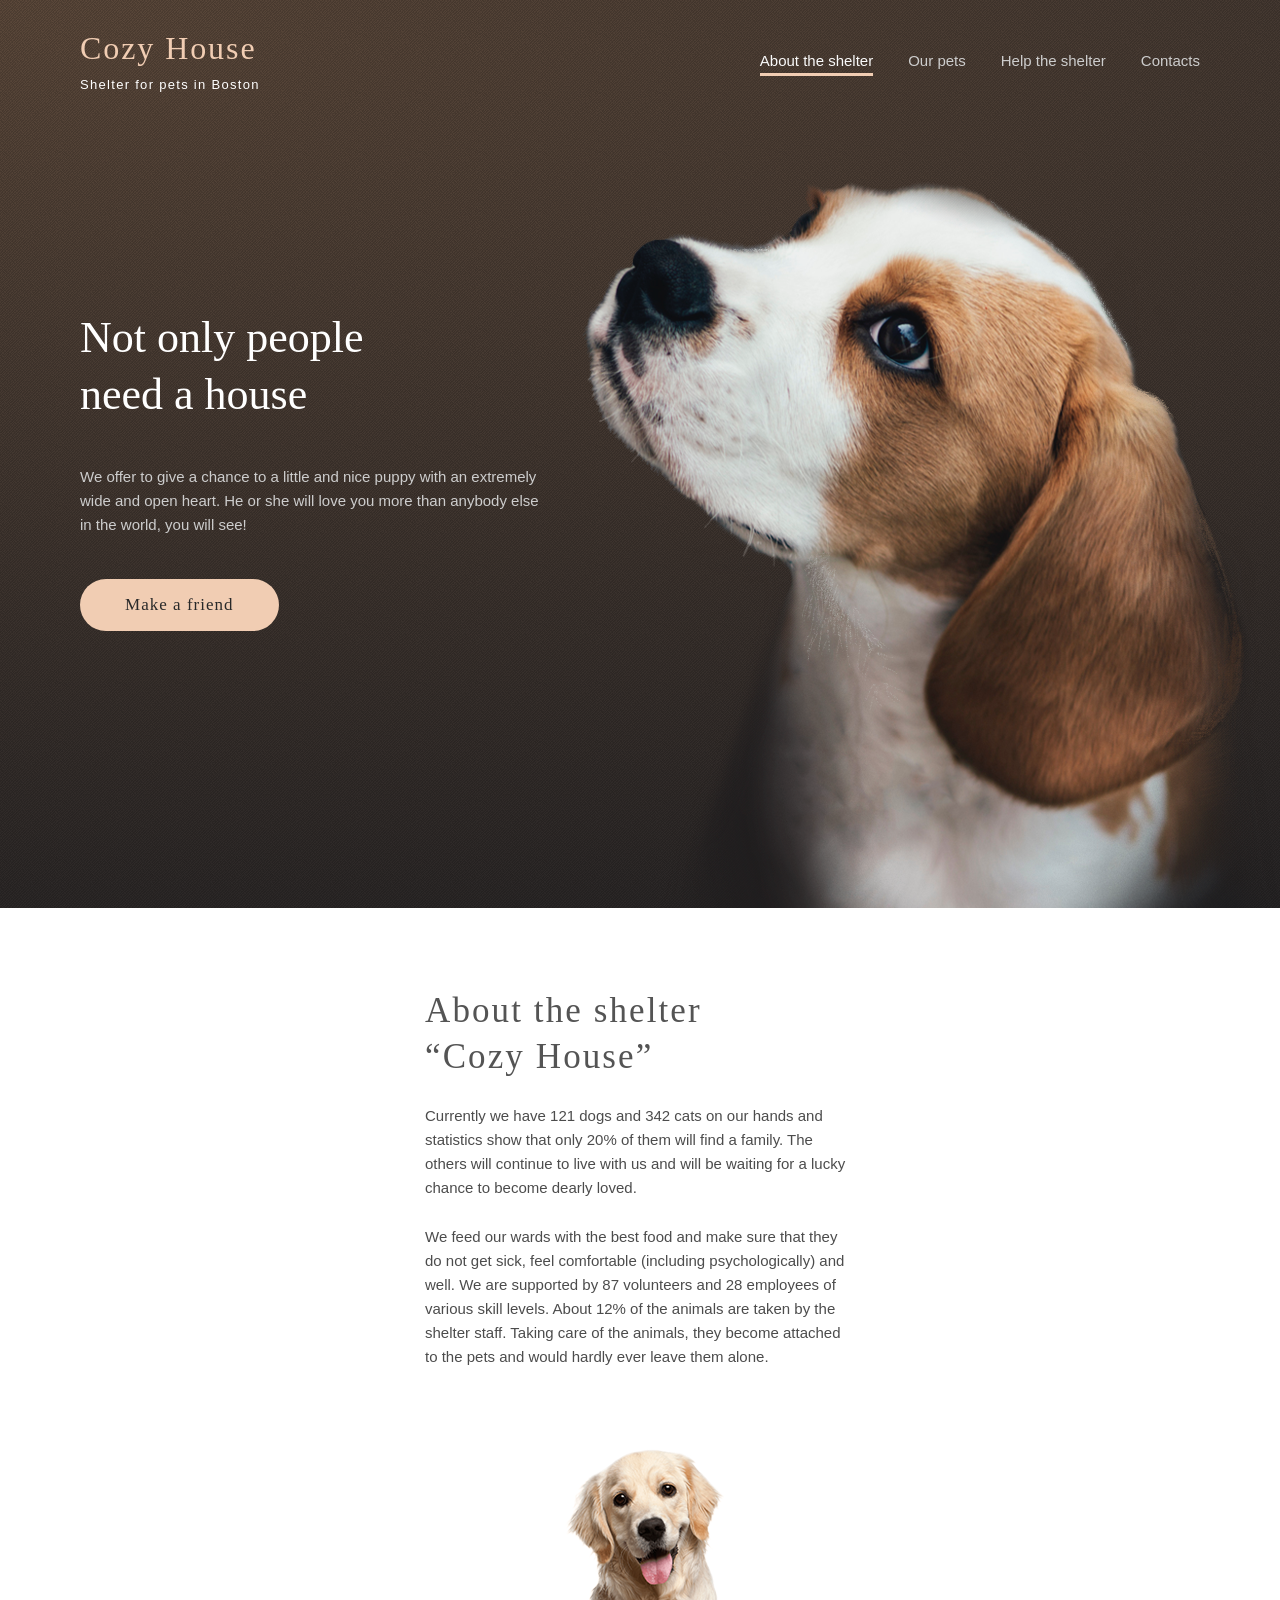
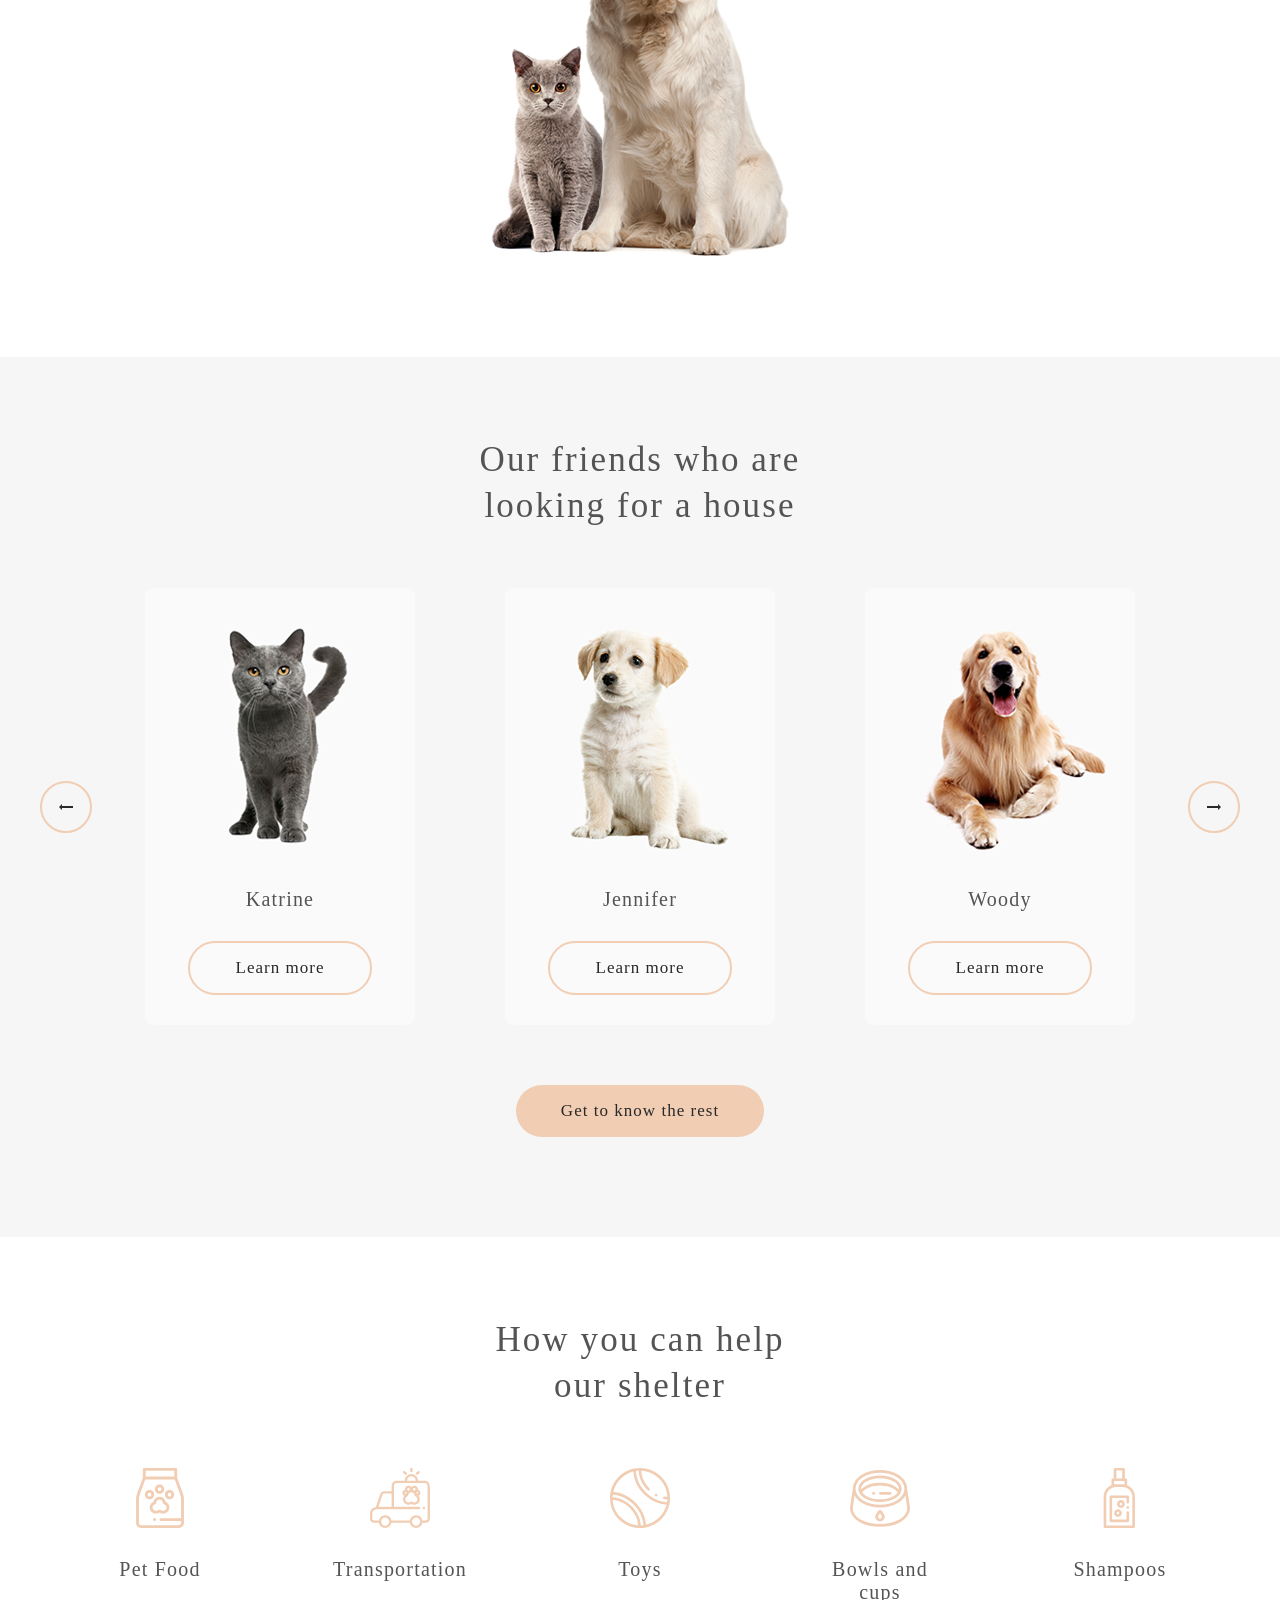
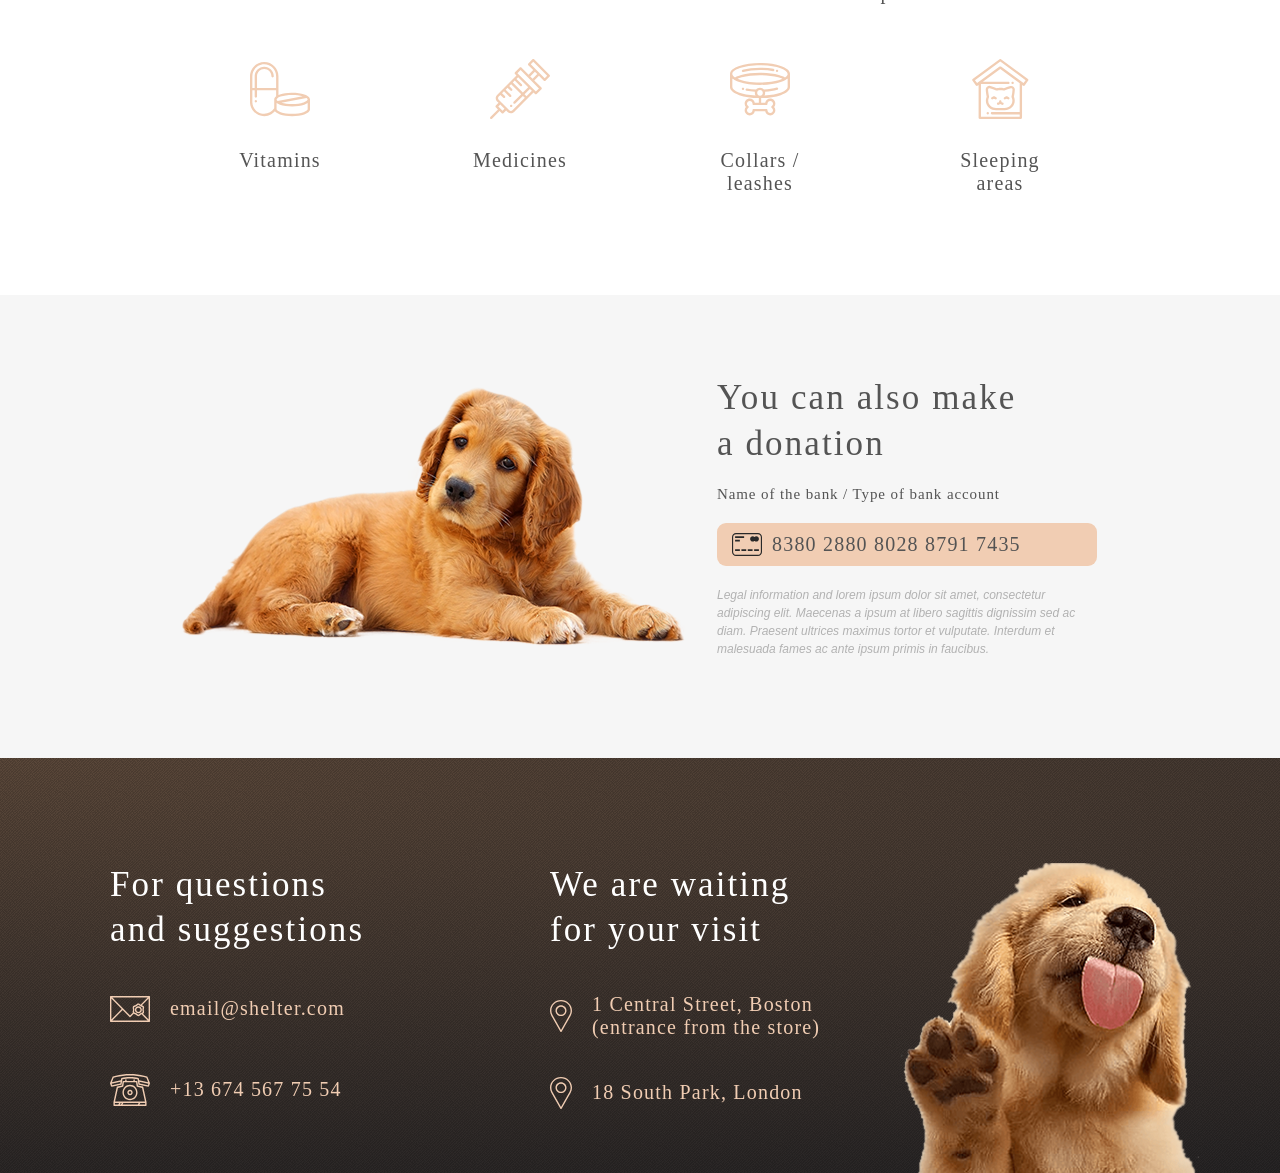
<file: index.html>
<!DOCTYPE html>
 <html lang="en">
 <head>
    <meta charset="UTF-8">
    <meta name="viewport" content="width=device-width, initial-scale=1.0">
    <title>Shelter</title>

    <link rel="stylesheet" href="style.css">
 </head>
 
 <body>
    <section class="start-screen">
        <header class="header">
            <div class="container header-inner">
                <div class="logo">
                    <a href="#" class="logo-title">Cozy House</a>
                    <p class="logo-subtitle">Shelter for pets in Boston</p>
                </div>

            <nav class="nav">
                <!-- скрытый переключатель -->
                <input class="burger-toggle" type="checkbox" id="burger-toggle">

                <!-- кнопка-бургер (label кликает по checkbox) -->
                 <label class="burger" for="burger-toggle" aria-label="Open menu">
                    <span class="burger-line"></span>
                 </label>

                 <!-- затемнение (клик = закрыть) -->
                <label class="overlay" for="burger-toggle"></label>

                <!-- выезжающее меню -->
                 <div class="menu">
                    <ul class="nav-list">
                        <li><a href="#" class="nav-link link-active">About the shelter</a></li>
                        <li><a href="our-pets.html" class="nav-link">Our pets</a></li>
                        <li><a href="#" class="nav-link">Help the shelter</a></li>
                        <li><a href="#" class="nav-link">Contacts</a></li>
                    </ul>
                </div>
            </nav>
                
            </div>
        </header>

        <div class="hero">
            <div class="container start-screen-content">
                <div class="hero-content">
                    <h1 class="hero-title">Not only people<br>
                    need a house</h1>
                    <p class="hero-text">We offer to give a chance to a little and nice puppy with an extremely wide and open heart. He or she will love you more than anybody else in the world, you will see!</p>

                    <a href="our-pets.html" class="hero-button">Make a friend</a>
                </div>

                <img src="start-screen-puppy.png" alt="Puppy" class="hero-image">

            </div>
        </div>
    </section>

    <main>
        <section class="about">
            <div class="container">
                <div class="about-content">
                    <div class="content">
                        <h2 class="about-title text">About the shelter “Cozy House”</h2>
                    <p class="about-text text">Currently we have 121 dogs and 342 cats on our hands and
                        statistics show that only 20% of them will find a family. The
                        others will continue to live with us and will be waiting for a lucky
                        chance to become dearly loved.</p>
                    <p class="about-text text">We feed our wards with the best food and make sure that they
                        do not get sick, feel comfortable (including psychologically) and
                        well. We are supported by 87 volunteers and 28 employees of
                        various skill levels. About 12% of the animals are taken by the
                        shelter staff. Taking care of the animals, they become attached
                        to the pets and would hardly ever leave them alone.</p>
                    </div>
                    
                <img src="about-pets.png" alt="Dog" class="about-image">
                </div>
                
                
            </div>
        </section>
        <section class="pets">
            <div class="container">
                <div class="pets-content">
                    <h2 class="pets-title">Our friends who are looking for a house</h2>
                    <div class="slider">
                        <button class="arrow-button"><img src="Arrow.svg" alt="arrow-back"></button>
                        <div class="pets-cards">
                            <div class="card">
                                <img src="pets-katrine.png" alt="Katrine Dog" class="pets-image">
                                <p class="pets-text">Katrine</p>
                                <a href="#" class="card-button">Learn more</a>
                            </div>
                            <div class="card card-hide-mobile">
                                <img src="pets-jennifer.png" alt="Jennifer Dog" class="pets-image">
                                <p class="pets-text">Jennifer</p>
                                <a href="#" class="card-button">Learn more</a>
                            </div>
                            <div class="card card-hide-mobile">
                                <img src="pets-woody.png" alt="Woody Dog" class="pets-image">
                                <p class="pets-text">Woody</p>
                                <a href="#" class="card-button">Learn more</a>
                            </div>
                        </div>
                        <button class="arrow-button"><img src="Arrow-next.svg" alt="arrow-next"></button>
                    </div>
                    <a href="our-pets.html" class="pets-button">Get to know the rest</a>
                </div>

            </div>
        </section>

        <section class="help">
            <div class="container">
                <div class="help-content">
                    <h2 class="help-title">How you can help our shelter</h2>
                    <div class="help-list">
                        <div class="help-item">
                            <img src="icon-pet-food.svg" alt="Pet Food" class="item">
                            <p class="item-text">Pet Food</p>
                        </div>
                        <div class="help-item">
                            <img src="transportation.svg" alt="Transportation" class="item">
                            <p class="item-text">Transportation</p>
                        </div>
                        <div class="help-item">
                            <img src="icon-toys.svg" alt="Toys" class="item">
                            <p class="item-text">Toys</p>
                        </div>
                        <div class="help-item">
                            <img src="icon-bowls-and-cups.svg" alt="Bowls and cups" class="item">
                            <p class="item-text">Bowls and cups</p>
                        </div>
                        <div class="help-item">
                            <img src="icon-shampoos.svg" alt="Shampoos" class="item">
                            <p class="item-text">Shampoos</p>
                        </div>
                        <div class="help-item">
                            <img src="icon-vitamins.svg" alt="Vitamins" class="item">
                            <p class="item-text">Vitamins</p>
                        </div>
                        <div class="help-item">
                            <img src="icon-medicines.svg" alt="Medicines" class="item">
                            <p class="item-text">Medicines</p>
                        </div>
                        <div class="help-item">
                            <img src="icon-collars-leashes.svg" alt="Collars / leashes" class="item">
                            <p class="item-text">Collars / leashes</p>
                        </div>
                        <div class="help-item">
                            <img src="icon-sleeping-area.svg" alt="Sleeping areas" class="item">
                            <p class="item-text">Sleeping areas</p>
                        </div>
                    </div>
                </div>
            </div>
        </section>
        <section class="donation">
            <div class="container">
                <div class="donation-content">
                    <h2 class="donation-title">You can also make a donation</h2>
                    <p class="donation-subtitle">Name of the bank / Type of bank account</p>
                    <div class="credit-card">
                        <img src="credit-card.svg" alt="Credit Card" class="credit-card-icon">
                        <p class="credit-card-text">8380 2880 8028 8791 7435</p>
                    </div>
                    <p class="donation-text">Legal information and lorem ipsum dolor sit amet, consectetur
                        adipiscing elit. Maecenas a ipsum at libero sagittis dignissim sed ac
                        diam. Praesent ultrices maximus tortor et vulputate. Interdum et
                        malesuada fames ac ante ipsum primis in faucibus.</p>
                </div>
                <img src="donation-dog.png" alt="Dog" class="donation-image">
            </div>
        </section>
    </main>

    <footer class="footer-pets">
        <div class="container">
            <div class="footer-content">
                <div class="contacts">
                    <h2 class="footer-title">For questions and suggestions</h2>
                    <div class="email">
                        <img src="icon-email.svg" alt="Email" class="email-icon">
                        <p class="footer-text">email@shelter.com</p>
                    </div>
                    <div class="phone">
                        <img src="icon-phone.svg" alt="Phone" class="phone-icon">
                        <p class="footer-text">+13 674 567 75 54</p>
                    </div>
                </div>
                <div class="location">
                    <h2 class="footer-title">We are waiting for your visit</h2>
                    <div class="pin">
                        <img src="icon-marker.svg" alt="Pin" class="pin-icon">
                        <p class="footer-text">1 Central Street, Boston (entrance from the store)</p>
                    </div>
                    <div class="pin">
                        <img src="icon-marker.svg" alt="Pin" class="pin-icon">
                        <p class="footer-text">18 South Park, London </p>
                    </div>
                </div>
            </div>
            <img src="footer-puppy.png" alt="Puppy" class="footer-image">
        </div>
    </footer>

 </body>
 </html>
</file>
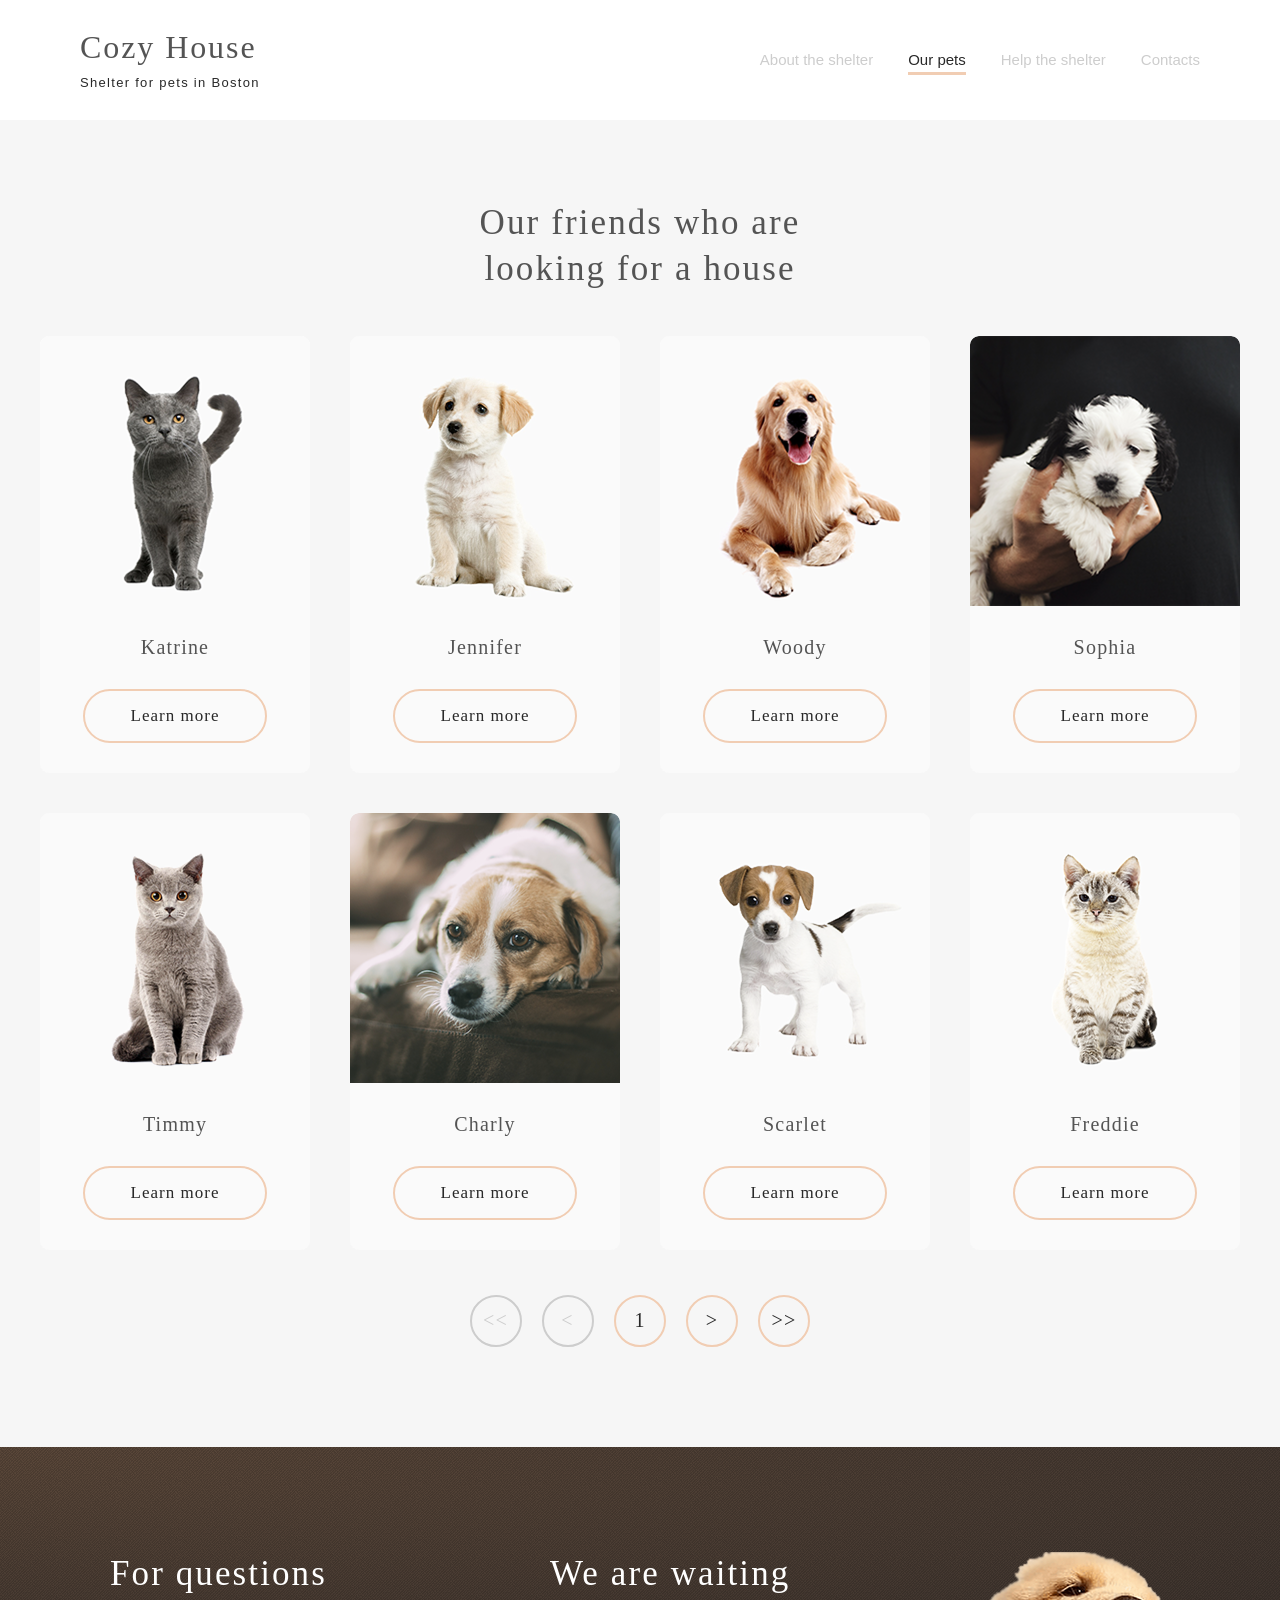
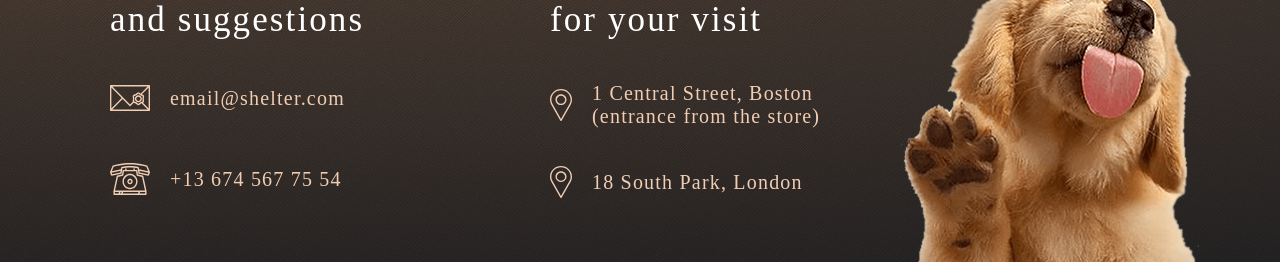
<file: our-pets.html>
<!DOCTYPE html>
<html lang="en">
<head>
    <meta charset="UTF-8">
    <meta name="viewport" content="width=device-width, initial-scale=1.0">
    <title>Our Pets</title>

    <link rel="stylesheet" href="style.css">
</head>
<body>
    <header class="header-our-pets">
            <div class="container header-inner-pets">
                <div class="logo">
                    <a href="index.html" class="logo-title-pets">Cozy House</a>
                    <p class="logo-subtitle-pets">Shelter for pets in Boston</p>
                </div>

            <nav class="nav">
                <!-- скрытый переключатель -->
                <input class="burger-toggle" type="checkbox" id="burger-toggle">

                <!-- кнопка-бургер (label кликает по checkbox) -->
                 <label class="burger" for="burger-toggle" aria-label="Open menu">
                    <span class="burger-line"></span>
                 </label>

                 <!-- затемнение (клик = закрыть) -->
                <label class="overlay" for="burger-toggle"></label>

                <!-- выезжающее меню -->
                 <div class="menu">
                    <ul class="nav-list">
                        <li><a href="index.html" class="nav-link-pets">About the shelter</a></li>
                        <li><a href="our-pets.html" class="nav-link-pets link-active-pets">Our pets</a></li>
                        <li><a href="#" class="nav-link-pets">Help the shelter</a></li>
                        <li><a href="#" class="nav-link-pets">Contacts</a></li>
                    </ul>
                </div>
            </nav>
                
            </div>
        </header>
    <main>
        <section class="pets">
            <div class="container">
                <div class="our-pets-content">
                    <h2 class="pets-title">Our friends who are looking for a house</h2>
                    <div class="our-pets-cards">
                            <div class="card">
                                <img src="pets-katrine.png" alt="Katrine cat" class="pets-image">
                                <p class="pets-text">Katrine</p>
                                <a href="#" class="card-button">Learn more</a>
                            </div>
                            <div class="card card-hide-mobile">
                                <img src="pets-jennifer.png" alt="Jennifer Dog" class="pets-image">
                                <p class="pets-text">Jennifer</p>
                                <a href="#" class="card-button">Learn more</a>
                            </div>
                            <div class="card card-hide-mobile">
                                <img src="pets-woody.png" alt="Woody Dog" class="pets-image">
                                <p class="pets-text">Woody</p>
                                <a href="#" class="card-button">Learn more</a>
                            </div>
                            <div class="card card-hide-mobile">
                                <img src="pets-katrine-1.png" alt="Sophia Dog" class="pets-image">
                                <p class="pets-text">Sophia</p>
                                <a href="#" class="card-button">Learn more</a>
                            </div>
                            <div class="card card-hide-mobile">
                                <img src="pets-timmy.png" alt="Timmy cat" class="pets-image">
                                <p class="pets-text">Timmy</p>
                                <a href="#" class="card-button">Learn more</a>
                            </div>
                            <div class="card card-hide-mobile">
                                <img src="pets-charly.png" alt="Charly Dog" class="pets-image">
                                <p class="pets-text">Charly</p>
                                <a href="#" class="card-button">Learn more</a>
                            </div>
                            <div class="card card-hide-mobile">
                                <img src="pets-scarlet.png" alt="Scarlet Dog" class="pets-image">
                                <p class="pets-text">Scarlet</p>
                                <a href="#" class="card-button">Learn more</a>
                            </div>
                            <div class="card card-hide-mobile">
                                <img src="pets-katrine-2.png" alt="Woody Dog" class="pets-image">
                                <p class="pets-text">Freddie</p>
                                <a href="#" class="card-button">Learn more</a>
                            </div>
                        </div>
                        <div class="navigate-arrow">
                            <button class="arrow-button-back">&lt;&lt;</button>
                            <button class="arrow-button-back">&lt;</button>
                            <button class="arrow-button-page">1</button>
                            <button class="arrow-button-next">></button>
                            <button class="arrow-button-next">>></button>
                            
                            
                            
                        </div>
                </div>
            </div>
        </section>
    </main>

    <footer class="footer-pets">
        <div class="container">
            <div class="footer-content">
                <div class="contacts">
                    <h2 class="footer-title">For questions and suggestions</h2>
                    <div class="email">
                        <img src="icon-email.svg" alt="Email" class="email-icon">
                        <p class="footer-text">email@shelter.com</p>
                    </div>
                    <div class="phone">
                        <img src="icon-phone.svg" alt="Phone" class="phone-icon">
                        <p class="footer-text">+13 674 567 75 54</p>
                    </div>
                </div>
                <div class="location">
                    <h2 class="footer-title">We are waiting for your visit</h2>
                    <div class="pin">
                        <img src="icon-marker.svg" alt="Pin" class="pin-icon">
                        <p class="footer-text">1 Central Street, Boston (entrance from the store)</p>
                    </div>
                    <div class="pin">
                        <img src="icon-marker.svg" alt="Pin" class="pin-icon">
                        <p class="footer-text">18 South Park, London </p>
                    </div>
                </div>
            </div>
            <img src="footer-puppy.png" alt="Puppy" class="footer-image">
        </div>
    </footer>
</body>
</html>
</file>
<file: style.css>
*,
*::before,
*::after {
  box-sizing: border-box;
  caret-color: transparent;
}

img {
  max-width: 100%;
  height: auto;
  display: block;
}

body {
    margin: 0;
}

.container {
    max-width: 1200px;
    margin: 0 auto;
    padding: 0 20px;
}

.start-screen {
    background:
    url("noise_transparent.png") repeat,
    radial-gradient(237.5% 111.8% at 0% 0%, #5B483A 0%, #262425 100%),
    #211F20;
    min-height: 908px;
    display: flex;
    flex-direction: column;
}

.header {
    padding-top: 30px;
}

.header-our-pets {
    padding-top: 30px;
    padding-bottom: 30px;
}

.header-inner {
    display: flex;
    justify-content: space-between;
    align-items: center;
}
.header-inner-pets {
    display: flex;
    justify-content: space-between;
    align-items: center;
}

.nav-list {
    list-style: none;
    display: flex;
    gap: 35px;
    margin: 0;
    padding: 0;

}


.nav-link {
    text-decoration: none;
    color: var(--color-dark-s, #CDCDCD);

    /* paragraph-l */
    font-family: Arial;
    font-size: 15px;
    font-style: normal;
    font-weight: 400;
    line-height: 160%; /* 24px */
}

.nav-link:hover {
    color: var(--color-light-s, #FAFAFA);
}


.nav-link-pets {
    text-decoration: none;
    color: var(--color-dark-s, #CDCDCD);

    /* paragraph-l */
    font-family: Arial;
    font-size: 15px;
    font-style: normal;
    font-weight: 400;
    line-height: 160%; /* 24px */
}
.nav-link-pets:hover {
    color: var(--color-dark-3xl, #292929);
}

.link-active {
    color: var(--color-light-s, #FAFAFA);
    border-bottom: 3px solid #F1CDB3;

    padding-bottom: 4px;
    font-family: Arial;
    font-size: 15px;
    font-style: normal;
    font-weight: 400;
}
.link-active-pets {
    color: var(--color-dark-3xl, #292929);
    border-bottom: 3px solid #F1CDB3;

    padding-bottom: 4px;
    font-family: Arial;
    font-size: 15px;
    font-style: normal;
    font-weight: 400;
    line-height: 160%; /* 24px */

}

.logo-title {
    color: var(--color-primary, #F1CDB3);
    text-decoration: none;

    font-family: Georgia;
    font-size: 32px;
    font-style: normal;
    font-weight: 400;
    letter-spacing: 1.92px;
}

.logo-title-pets {
    color: var(--color-dark-l, #545454);
    text-decoration: none;
    /* logo_title */
    font-family: Georgia;
    font-size: 32px;
    font-style: normal;
    font-weight: 400;
    line-height: 110%; /* 35.2px */
    letter-spacing: 1.92px;
    }

.logo-subtitle {
    color: var(--color-light-xl, #FFF);
    margin: 0;

    font-family: Arial;
    font-size: 13px;
    font-style: normal;
    font-weight: 400;
    letter-spacing: 1.3px;
}

.logo-subtitle-pets {
    color: var(--color-dark-3xl, #292929);
    margin: 0;
    /* logo_subtitle */
    font-family: Arial;
    font-size: 13px;
    font-style: normal;
    font-weight: 400;
    line-height: normal;
    letter-spacing: 1.3px;
}

.logo {
  display: flex;
  flex-direction: column;
  gap: 10px;

}





.start-screen-content {
  flex: 1;
  padding-top: 90px;       /* как в макете */
  display: flex;
  justify-content: space-between;
  align-items: center;     /* текст по центру по вертикали */
  gap: 42px;
}



.hero-text {
    margin: 42px 0;
    line-height: 24px;
    max-width: 460px;
    color: var(--color-dark-s, #CDCDCD);

    font-family: Arial;
    font-size: 15px;
    font-style: normal;
    font-weight: 400;

}

.hero-title {
    color: var(--color-light-xl, #FFF);
    margin: 0;


    font-family: Georgia;
    font-size: 44px;
    font-style: normal;
    font-weight: 400;
    line-height: 57.2px;
}

.hero-content {
  flex: 0 0 460px;
  padding-bottom: 60px;   /* подбери 40–90px под макет */
}

.hero {
  flex: 1;                 /* занимает всё место под хедером */
  display: flex;
}

.hero-image {
  align-self: flex-end;    /* а картинка — вниз */
  display: block;
}



.hero-button {
    display: inline-block;
    padding: 15px 45px;
    border-radius: 100px;
    background: var(--color-primary, #F1CDB3);

    text-decoration: none;
    color: var(--color-dark-3xl, #292929);
    font-family: Georgia;
    font-size: 17px;
    font-style: normal;
    font-weight: 400;
    line-height: 130%; /* 22.1px */
    letter-spacing: 1.02px;
}

.hero-button:hover {
    background: var(--color-primary-light, #FDDCC4);
}


.burger-toggle {
  position: absolute;
  opacity: 0;
  pointer-events: none;
}

.burger {
  display: none;
  width: 44px;
  height: 44px;
  cursor: pointer;
  align-items: center;
  justify-content: center;
  transition: transform 0.25s ease;
}

.burger-line {
  width: 30px;
  height: 2px;
  background: #F1CDB3;
  position: relative;
}

.burger-line::before,
.burger-line::after {
  content: "";
  position: absolute;
  left: 0;
  width: 30px;
  height: 2px;
  background: #F1CDB3;
}

.burger-line::before { top: -8px; }
.burger-line::after { top: 8px; }

.burger-toggle:checked + .burger {
  transform: rotate(90deg);
}

.overlay {
  display: none;
}



.about {
  padding: 80px 0 100px;
  background: #fff;
}

.about-content {
  display: flex;
  flex-direction: column;
  align-items: center;
  gap: 80px;
}

.about-title {
    max-width: 370px;
    margin: 0;
    color: var(--color-dark-l, #545454);

    font-family: Georgia;
    font-size: 35px;
    font-style: normal;
    font-weight: 400;
    line-height: 130%;
    letter-spacing: 2.1px;
}

.about-text {
    margin: 0;

    color: var(--color-dark-xl, #4C4C4C);

    font-family: Arial;

    font-size: 15px;
    font-style: normal;
    font-weight: 400;
    line-height: 160%;
}

.about-image {

    width: 300px;
    height: auto;
}

.content {
  display: flex;
  flex-direction: column;
  gap: 25px;
  max-width: 430px;
}

.pets {
    background: var(--color-light-l, #F6F6F6);
    padding: 80px 0 100px;
}

.pets-content {
    display: flex;
    max-width: 1200px;
    flex-direction: column;
    justify-content: center;
    align-items: center;
    gap: 60px;
}
.our-pets-content {
    display: flex;
    max-width: 1200px;
    flex-direction: column;
    justify-content: center;
    align-items: center;
    gap: 45px;
}

.slider {
    display: flex;
    align-items: center;
    justify-content: center;
    gap: 53px;
}

.pets-title {
    max-width: 400px;
    color: var(--color-dark-l, #545454);
    text-align: center;
    margin: 0;

    font-family: Georgia;
    font-size: 35px;
    font-style: normal;
    font-weight: 400;
    line-height: 130%;
    letter-spacing: 2.1px;
}

.pets-cards {
    display: flex;
    gap: 90px;
}

.navigate-arrow {
    display: flex;
    gap: 20px;
}

.arrow-button-page {
    display: flex;
    width: 52px;
    height: 52px;
    padding: 14px 0 15px 0;
    justify-content: center;
    align-items: center;
    flex-shrink: 0;
    border: none;
    border-radius: 100px;
    border: 2px solid var(--color-primary, #F1CDB3);
    background: none;

    color: var(--color-dark-3xl, #292929);
    text-align: center;

    /* h4 */
    font-family: Georgia;
    font-size: 20px;
    font-style: normal;
    font-weight: 400;
    line-height: 115%; /* 23px */
    letter-spacing: 1.2px;
}
.arrow-button-page:hover {
    border: none;
    background: var(--color-primary, #F1CDB3);
    color: var(--color-dark-3xl, #292929);
}
.arrow-button-page:active {
    display: flex;
    width: 52px;
    height: 52px;
    padding: 14px 0 15px 0;
    justify-content: center;
    align-items: center;
    flex-shrink: 0;
    border: none;
    border-radius: 100px;
    
    background: var(--color-primary, #F1CDB3);

    color: var(--color-dark-3xl, #292929);
    text-align: center;

    /* h4 */
    font-family: Georgia;
    font-size: 20px;
    font-style: normal;
    font-weight: 400;
    line-height: 115%; /* 23px */
    letter-spacing: 1.2px;
}

.arrow-button-back {
    display: flex;
    width: 52px;
    height: 52px;
    padding: 14px 13px 15px 12px;
    justify-content: center;
    align-items: center;
    flex-shrink: 0;
    border-radius: 100px;
    border: 2px solid var(--color-dark-s, #CDCDCD);
    background: none;

    color: var(--color-dark-s, #CDCDCD);
    text-align: center;

    /* h4 */
    font-family: Georgia;
    font-size: 20px;
    font-style: normal;
    font-weight: 400;
    line-height: 115%; /* 23px */
    letter-spacing: 1.2px;
}
.arrow-button-back:hover {
    background: #FDDCC4;
    color: var(--color-dark-s, #CDCDCD);
}

.arrow-button-next {
    display: flex;
    width: 52px;
    height: 52px;
    padding: 14px 0 15px 0;
    justify-content: center;
    align-items: center;
    border-radius: 100px;
    border: 2px solid var(--color-primary, #F1CDB3);
    background: none;

    color: var(--color-dark-3xl, #292929);
    text-align: center;

    /* h4 */
    font-family: Georgia;
    font-size: 20px;
    font-style: normal;
    font-weight: 400;
    line-height: 115%; /* 23px */
    letter-spacing: 1.2px;
}
.arrow-button-next:hover {
    background: #FDDCC4;
    color: var(--color-dark-3xl, #292929);
}




.our-pets-cards {
  display: grid;
  grid-template-columns: repeat(4, 270px);
  gap: 40px;
  justify-content: center;
}




.arrow-button {
    width: 52px;
    height: 52px;
    padding: 0;
    border-radius: 100px;
    border: 2px solid #F1CDB3;
    background: transparent;

    display: inline-flex;
    align-items: center;
    justify-content: center;

    cursor: pointer;

}

.arrow-button:hover {
    background: #FDDCC4;
}

.arrow-button img {
  width: 14px;
  height: 6px;
}

.pets-button {
    display: flex;
    padding: 15px 45px;
    flex-direction: column;
    align-items: center;
    gap: 10px;

    border-radius: 100px;
    background: var(--color-primary, #F1CDB3);
    text-decoration: none;

    color: var(--color-dark-3xl, #292929);
    font-family: Georgia;
    font-size: 17px;
    font-style: normal;
    font-weight: 400;
    line-height: 130%; /* 22.1px */
    letter-spacing: 1.02px;
}

.pets-button:hover {

    background: var(--color-primary-light, #FDDCC4);
}

.card {
  width: 270px;
  background: #FAFAFA;
  border-radius: 9px;
  padding-bottom: 30px;
  text-align: center;
}
.card:hover {
  background: #FFF;
}

.pets-image {
  width: 270px;
  height: 270px;
  object-fit: cover;
  border-radius: 9px 9px 0 0;
}

.pets-text {
  margin: 30px 0;
  color: #545454;
  font-family: Georgia;
  font-size: 20px;
  font-weight: 400;
  letter-spacing: 1.2px;
}

.card-button {
  display: inline-block;
  padding: 15px 45px;
  border-radius: 100px;
  border: 2px solid #F1CDB3;
  background: transparent;
  text-decoration: none;

  color: #292929;
  font-family: Georgia;
  font-size: 17px;
  font-weight: 400;
  letter-spacing: 1.02px;
}

.card-button:hover {
    background: var(--color-primary-light, #FDDCC4);
}

.help {
  background: #FFF;
  padding: 80px 0 100px;
}

.help .container {
  padding: 0 87px;
}

.help-content {
  display: flex;
  flex-direction: column;
  align-items: center;
  gap: 60px;
}

.help-title {
    color: var(--color-dark-l, #545454);
    text-align: center;
    max-width: 310px;
    margin: 0;

    /* h3 */
    font-family: Georgia;
    font-size: 35px;
    font-style: normal;
    font-weight: 400;
    line-height: 130%;
    letter-spacing: 2.1px;
}

.help-list {
  list-style: none;
  margin: 0;
  padding: 0;
}



.help-item {
  width: 120px;
  display: flex;
  flex-direction: column;
  align-items: center;
  gap: 30px;
  text-align: center;
}

@media (min-width: 1280px) {
  .help-list {
    display: grid;
    grid-template-columns: repeat(5, 120px); /* верх: 5 */
    column-gap: 120px;
    row-gap: 55px;
    justify-content: center;
  }

  /* нижний ряд: 4 элемента (6–9) в колонки 1–4 */
  .help-item:nth-child(6) { grid-column: 1; transform: translateX(120px); }
  .help-item:nth-child(7) { grid-column: 2; transform: translateX(120px); }
  .help-item:nth-child(8) { grid-column: 3; transform: translateX(120px); }
  .help-item:nth-child(9) { grid-column: 4; transform: translateX(120px); }
}


.help-item img {
  width: 60px;
  height: 60px;
}

.item-text {
  margin: 0;
  color: #545454;
  font-family: Georgia;
  font-size: 20px;
  font-weight: 400;
  letter-spacing: 1.2px;
}

.donation {
  background: var(--color-light-l, #F6F6F6);
  padding: 80px 0 100px; 
}

.donation-content {
  max-width: 380px;
  display: flex;
  flex-direction: column;
  gap: 20px;
}

.donation .container {
  padding-left: 131px;
  padding-right: 132px;

  display: flex;
  flex-direction: row;  
  align-items: center;
  justify-content: center;
  gap: 30px;
}

.donation-image {
  order: -1;
  max-width: 505px;
  width: 100%; 
}

.donation-title {
    max-width: 300px;
    margin: 0;
    color: var(--color-dark-l, #545454);

    font-family: Georgia;
    font-size: 35px;
    font-style: normal;
    font-weight: 400;
    line-height: 130%; 
    letter-spacing: 2.1px;
}

.donation-subtitle {
    color: var(--color-dark-l, #545454);
    margin: 0;

    font-family: Georgia;
    font-size: 15px;
    font-style: normal;
    font-weight: 400;
    line-height: 110%; 
    letter-spacing: 0.9px;
}

.credit-card {
    display: flex;
    gap: 10px;
    background: #F1CDB3;
    border-radius: 9px;
    align-items: center;
    padding: 10px 15px;
}
.credit-card-text {
    margin: 0;
    color: var(--color-dark-l, #545454);

    font-family: Georgia;
    font-size: 20px;
    font-style: normal;
    font-weight: 400;
    line-height: 115%; 
    letter-spacing: 1.2px;
}

.donation-text {
    color: var(--color-dark-m, #B2B2B2);
    margin: 0;

    font-family: Arial;
    font-size: 12px;
    font-style: italic;
    font-weight: 400;
    line-height: 18px; 
}

.donation-image {
  width: 505px;
  height: auto;
}

.footer {
  background:
    url("noise_transparent.png") repeat,
    radial-gradient(237.5% 111.8% at 0% 0%, #5B483A 0%, #262425 100%),
    #211F20;
  padding: 40px 0 0;
}
.footer-pets {
  background:
    url("noise_transparent.png") repeat,
    radial-gradient(237.5% 111.8% at 0% 0%, #5B483A 0%, #262425 100%),
    #211F20;
  padding: 40px 0 0;
}

.footer .container {
  display: flex;
  flex-direction: column;
  align-items: center;
}

.footer-pets .container {
  display: flex;
  flex-direction: row;
  align-items: center;
}

.footer-content {
  width: 100%;
  display: flex;
  justify-content: center;
  gap: 160px;
}

.footer-image {
  display: block;
  margin-top: 65px;
  max-width: 300px;
  height: auto;
}

.contacts,
.location {
  display: flex;
  flex-direction: column;
  max-width: 320px;
}

.contacts .email {
  margin-top: 40px;
}

.contacts .phone {
  margin-top: 49px;
}


.location .pin:first-of-type {
  margin-top: 40px;
}

.location .pin:last-of-type {
  margin-top: 38px;
}

.email,
.phone,
.pin {
  display: flex;
  align-items: center;
  gap: 20px;
}
.footer-text {
    color: var(--color-primary, #F1CDB3);

    margin: 0;
    font-family: Georgia;
    font-size: 20px;
    font-style: normal;
    font-weight: 400;
    line-height: 115%; /* 23px */
    letter-spacing: 1.2px;
}

.footer-title {
    margin: 0;
    max-width: 280px;
    color: var(--color-light-xl, #FFF);

    font-family: Georgia;
    font-size: 35px;
    font-style: normal;
    font-weight: 400;
    line-height: 130%; /* 45.5px */
    letter-spacing: 2.1px;
}

@media (max-width: 767px) {
  .footer {
    padding: 30px 0 0;
  }

  .footer .container {
    display: flex;
    flex-direction: column;
    align-items: center;
  }

  .footer-pets {
    padding: 30px 0 0;
  }

  .footer-pets .container {
    display: flex;
    flex-direction: column;
    align-items: center;
  }

  .footer-content {
    width: 100%;
    display: flex;
    flex-direction: column;
    align-items: center;
    justify-content: flex-start;
    gap: 40px;
    text-align: center;
  }

  .contacts,
  .location {
    align-items: center;
  }

  .email,
  .phone,
  .pin {
    justify-content: center;
  }

  .contacts .email {
    margin-top: 40px;
  }

  .contacts .phone {
    margin-top: 49px;
  }

  .location .pin:first-of-type {
    margin-top: 40px;
  }

  .location .pin:last-of-type {
    margin-top: 38px;
  }

  .footer-image {
    margin-top: 40px;
    width: 260px;
    max-width: 100%;
    height: auto;
    align-self: center;
  }
  
}

@media (max-width: 767px) {
  .our-pets-cards .card:nth-child(n+4) {
    display: none;
  }
}

@media (min-width: 1280px) {
  .container {
    padding: 0 40px;
  }
}

@media (max-width: 1279px) {
  .our-pets-cards {
    grid-template-columns: repeat(2, 270px);
  }
}

@media (max-width: 767px) {
  .our-pets-cards {
    grid-template-columns: 270px;
    gap: 30px;
  }
}

@media (max-width: 767px) {
  .donation {
    padding: 42px 0;
  }

  .donation .container {
    padding: 0 10px;
    display: flex;
    flex-direction: column;
    align-items: center;
    gap: 42px;
  }

  .donation-image {
    order: 2;
  }

  .donation-content {
    max-width: 300px;
    align-items: center;
    text-align: center;
    gap: 20px;
  }

  .donation-title {
    font-size: 25px;
    letter-spacing: 1.5px;
    max-width: 220px;
    margin: 0;
  }

  .donation-subtitle {
    margin: 0;
    font-size: 15px;
    line-height: 160%;
  }

  .credit-card {
    width: 100%;
    max-width: 281px;
    justify-content: center;
    gap: 10px;
    padding: 10px 15px;
    border-radius: 9px;
  }

  .credit-card-text {
    font-size: 15px;
    letter-spacing: 0.9px;
    line-height: 110%;
    margin: 0;
    white-space: nowrap;       
  }

  .donation-text {
    margin: 0;
    max-width: 280px;           
    text-align: justify;         
  }

  .donation-image {
    width: 260px;                
    max-width: 100%;
    height: auto;
    display: block;
  }
}

@media (max-width: 1279px) {
  .donation {
    padding: 80px 0 100px;
  }

  .donation .container {
    padding-left: 30px;
    padding-right: 30px;
  
    flex-direction: column;
    gap: 60px;
  }

  .donation-image {
    width: 505px;    
    max-width: 100%;
  }


  .donation-content {
    align-items: center;
    text-align: center; 
  }

}

@media (max-width: 1279px) {
  .help {
    padding: 80px 0 100px;
  }

  .help .container {
    padding: 0 30px;
  }

  .help-title {
    font-size: 35px; /* можно оставить */
    letter-spacing: 2.1px;
  }

  .help-list {
    display: grid;
    grid-template-columns: repeat(3, 1fr);
    gap: 55px 60px;
    justify-items: center;
  }

  .help-item {
    gap: 30px;
  }
}

@media (max-width: 767px) {
  .help {
    padding: 42px 0 42px; 
  }

  .help .container {
    padding: 0 10px;
  }

  .help-title {
    font-size: 25px;
    letter-spacing: 1.5px;
    max-width: 260px;
  }

  .help-list {
    display: grid;
    grid-template-columns: repeat(2, 1fr);
    gap: 30px 30px;
    justify-items: center;
  }

  .help-item {
    gap: 20px;
  }

  .help-item img {
    width: 50px;
    height: 50px;
  }

  .item-text {
    font-size: 15px;
    letter-spacing: 0;
  }
}

@media (max-width: 1279px) {

  .pets-cards .card:nth-child(3) {
    display: none;
  }


  .pets-cards {
    gap: 40px;
  }

  .slider {
    gap: 12px;
  }
}


@media (max-width: 767px) {
  .pets {
    padding: 60px 0;
  }

  .pets-title {
    font-size: 25px;
    letter-spacing: 1.5px;
    max-width: 300px;
  }


  .pets-cards .card:nth-child(2),
  .pets-cards .card:nth-child(3) {
    display: none;
  }


  .slider {
    flex-direction: column;
    gap: 20px;
  }


  .pets-cards {
    gap: 0;
    justify-content: center;
  }


  .arrow-button {
    order: 2;
  }

  
  .slider {
    position: relative;
  }


  .slider {
    display: grid;
    grid-template-columns: 1fr 1fr;
    grid-template-rows: auto auto;
    justify-items: center;
    align-items: center;
    row-gap: 20px;
  }

  .pets-cards {
    grid-column: 1 / -1;
    grid-row: 1;
  }

  .arrow-button:first-child {
    grid-column: 1;
    grid-row: 2;
  }

  .arrow-button:last-child {
    grid-column: 2;
    grid-row: 2;
  }
}

@media (max-width: 767px) {
  .burger { display: inline-flex; }
  .nav-link { color: #CDCDCD; }
  .nav-link-pets { color: #CDCDCD; }
  .link-active { color: #FAFAFA; }
  .menu {
    position: fixed;
    top: 0;
    right: 0;
    width: 320px;
    height: 100vh;
    background: #292929;
    transform: translateX(100%);
    transition: transform 0.25s ease;
    padding: 0;
    z-index: 20;

    display: flex;
    align-items: center;
    justify-content: center;
  }

  .nav-list {
    display: flex;
    flex-direction: column;
    gap: 40px;
    margin: 0;
    padding: 0;
    list-style: none;
    align-items: center;
    text-align: center;
  }
  .nav-list-pets {
    display: flex;
    flex-direction: column;
    gap: 40px;
    margin: 0;
    padding: 0;
    list-style: none;
    align-items: center;
    text-align: center;
  }

  .nav-link {
    font-size: 32px;
    line-height: 1.6;
  }
  .nav-link-pets {
    font-size: 32px;
    line-height: 1.6;
  }

  .link-active {
    border-bottom: 3px solid #F1CDB3;
    padding-bottom: 6px;
  }

  .burger {
    position: fixed;
    top: 30px;
    right: 20px;
    z-index: 30;
  }

  .overlay {
    position: fixed;
    inset: 0;
    display: block;
    background: rgba(0, 0, 0, 0.5);
    opacity: 0;
    pointer-events: none;
    transition: opacity 0.25s ease;
    z-index: 10;
  }

  .burger-toggle:checked ~ .menu {
    transform: translateX(0);
  }

  .burger-toggle:checked ~ .overlay {
    opacity: 1;
    pointer-events: auto;
  }
}

@media (max-width: 767px) {
  .start-screen-content {
    flex-direction: column;
    text-align: center;
    padding-top: 60px;
  }
}
@media (max-width: 767px) {
  .hero-content {
    flex: 0 0 auto;
  }
}

/* TABLET: 768–1279 */
@media (min-width: 768px) and (max-width: 1279px) {

  .start-screen {
    min-height: 1165px; /* как в макете у Shelter обычно для планшета */
  }

  .start-screen-content {
    padding-top: 60px;       /* на планшете меньше отступ */
    flex-direction: column;  /* текст сверху, щенок снизу */
    align-items: center;
    text-align: center;
    gap: 100px;              /* расстояние между текстом и щенком */
  }

  .hero-content {
    flex: 0 0 auto;
    max-width: 460px;
    padding-bottom: 0;       /* убираем десктопный отступ */
  }

  .hero-button {
    margin: 0 auto;          /* чтобы кнопка была по центру */
  }

  .hero-image {
    align-self: center;      /* на планшете щенок по центру */
    width: 569px;            /* под макет */
    max-width: 100%;
  }
}
</file>
